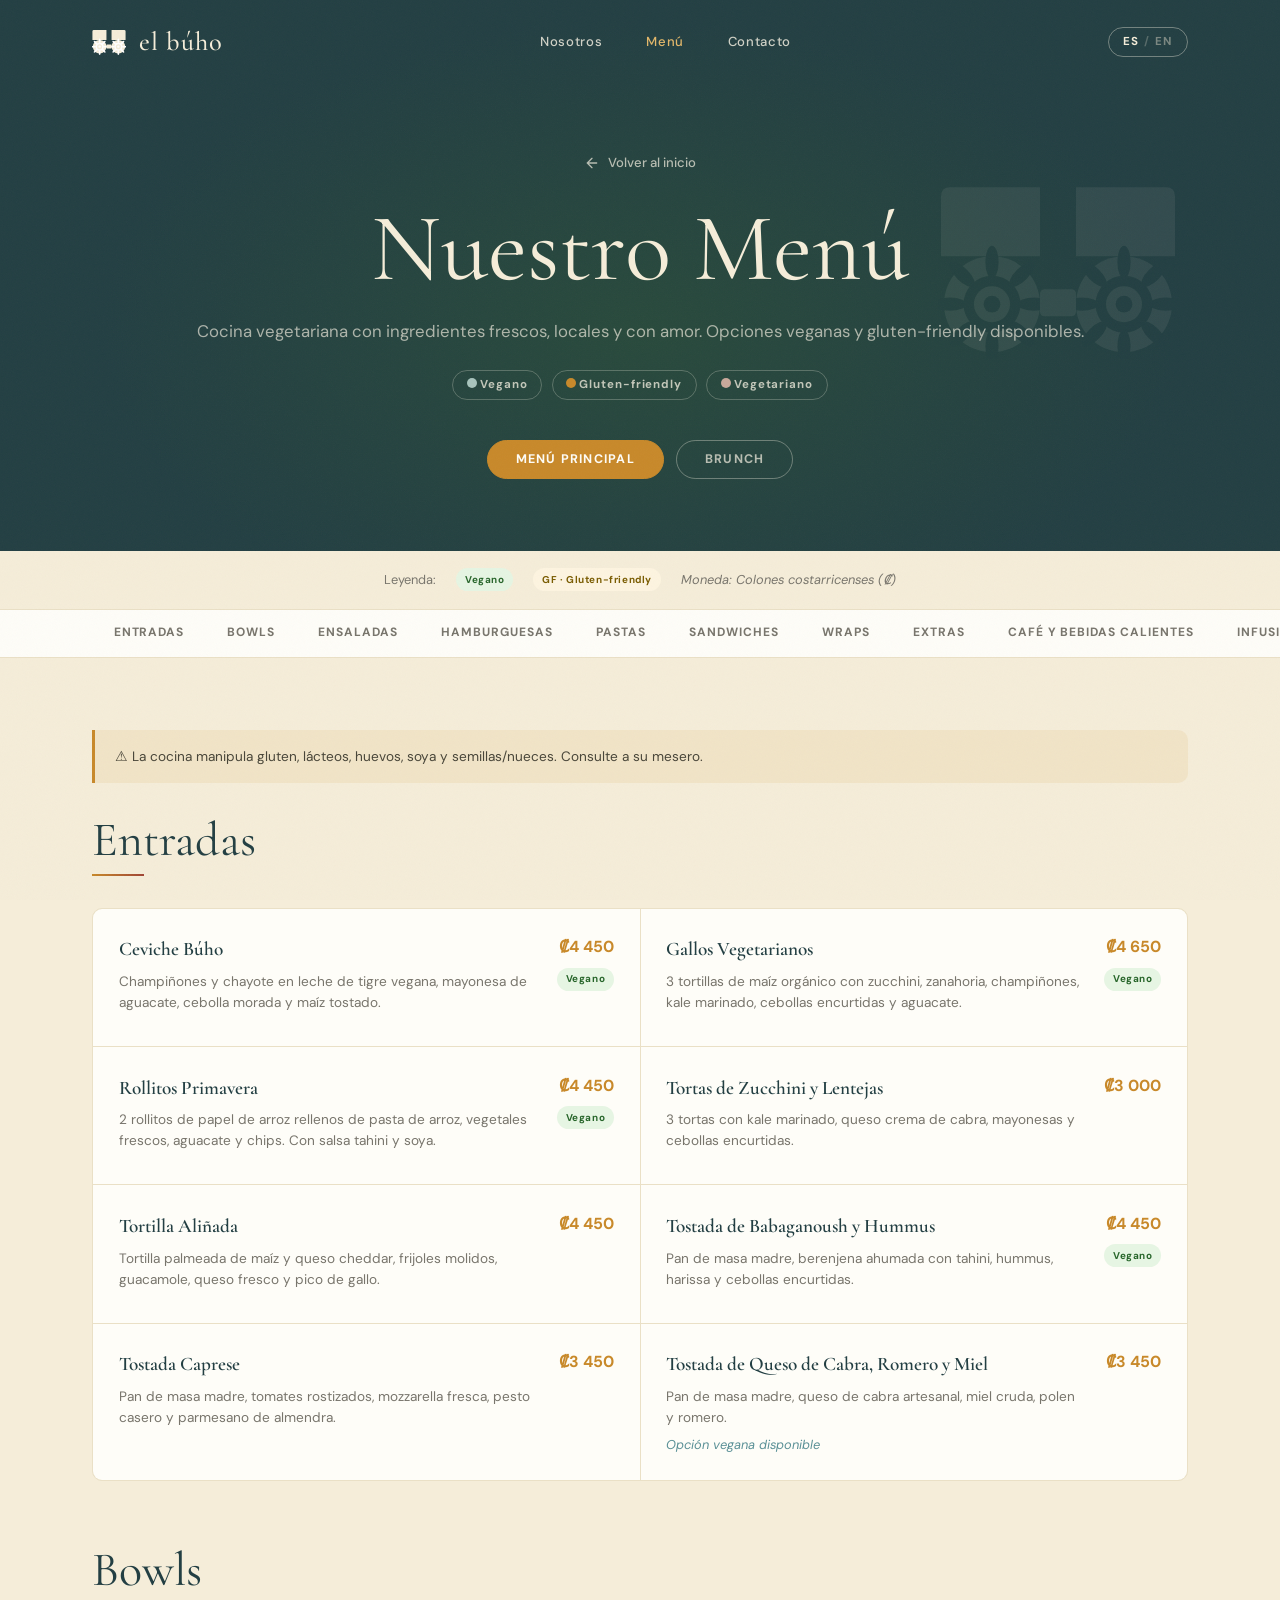
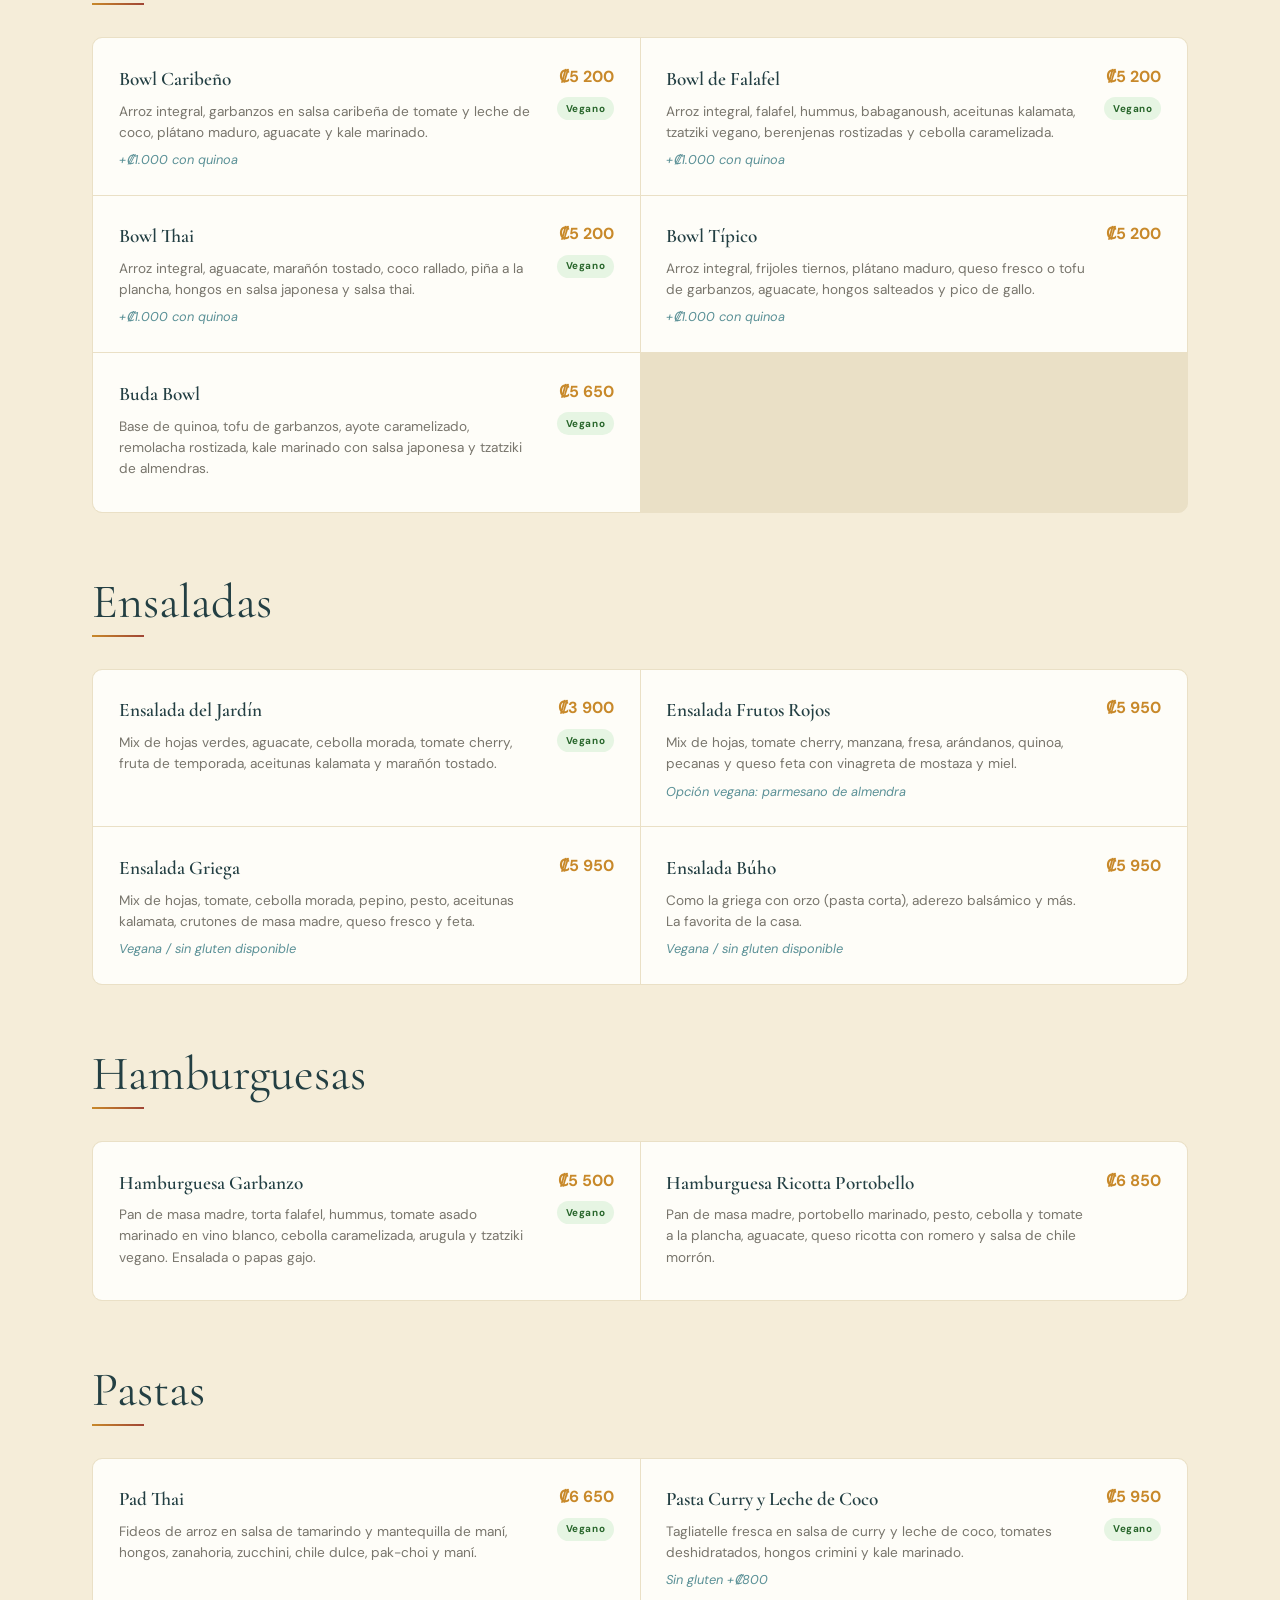
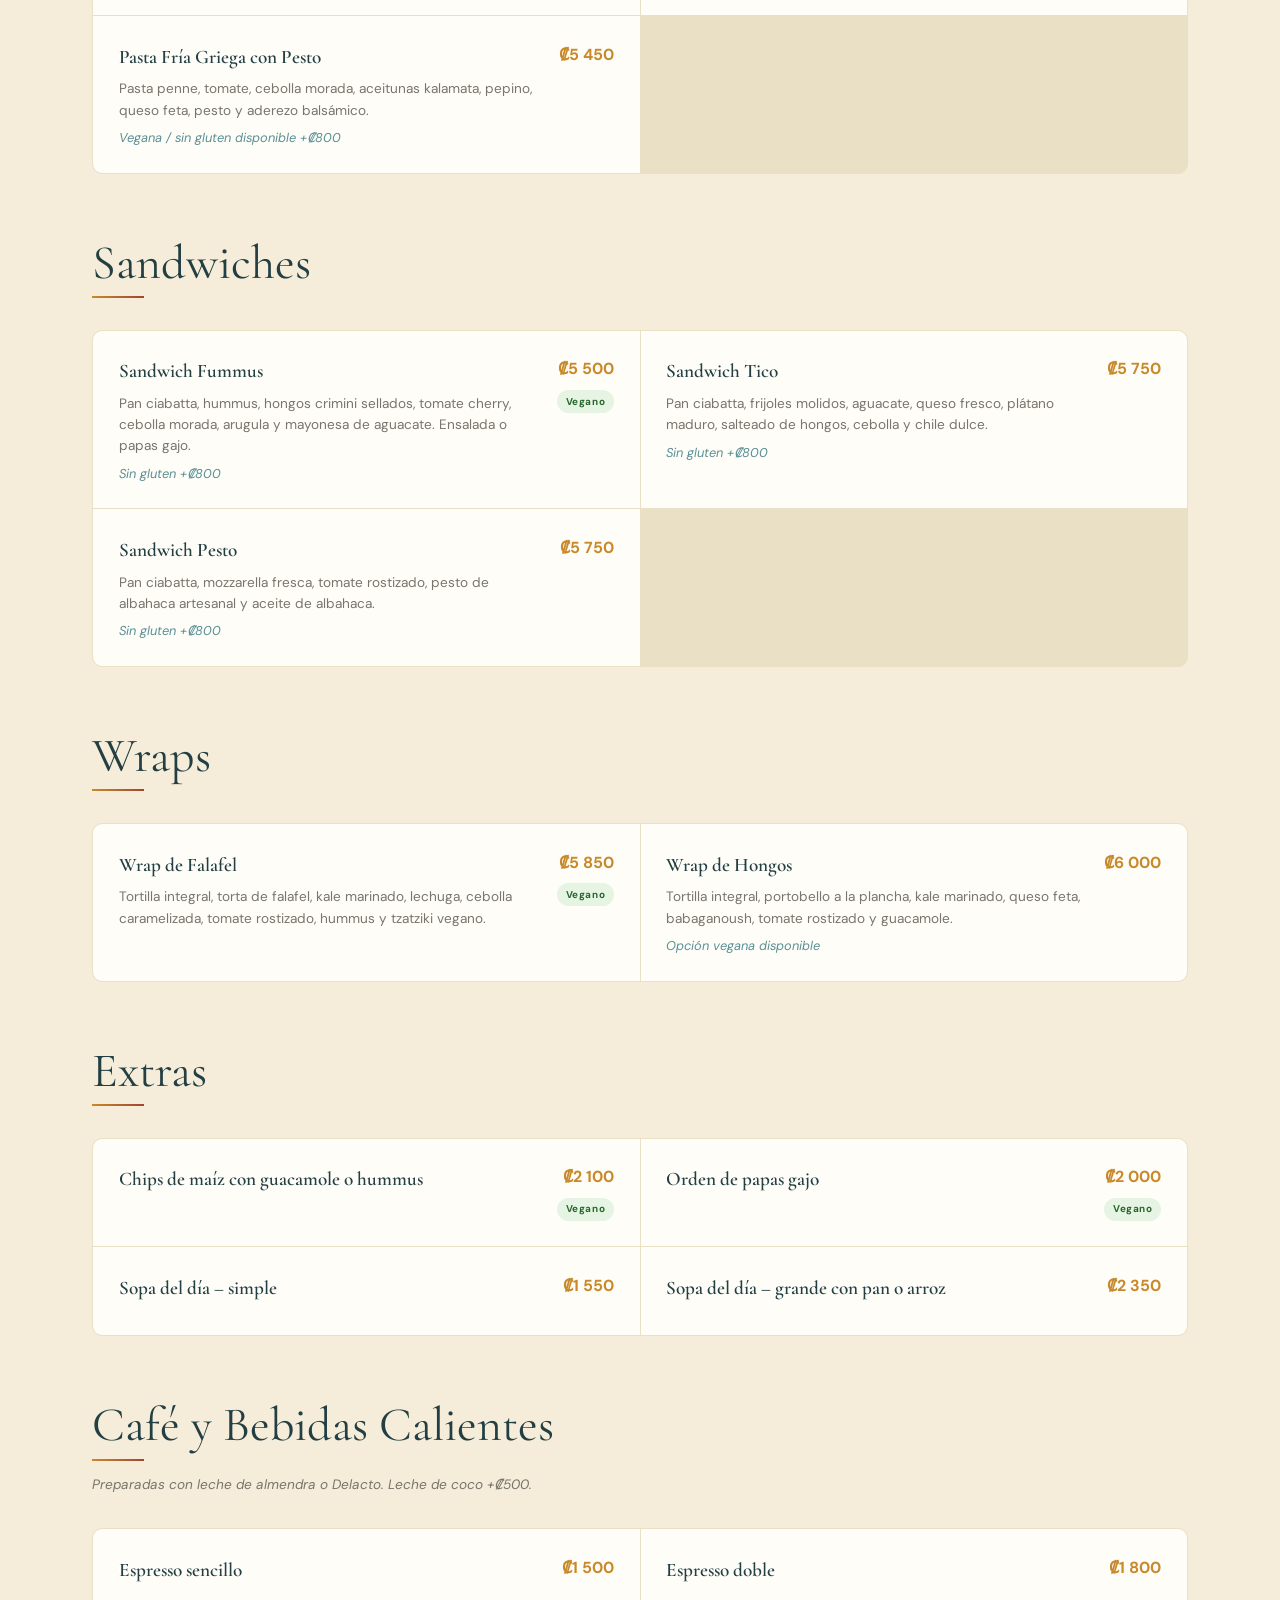
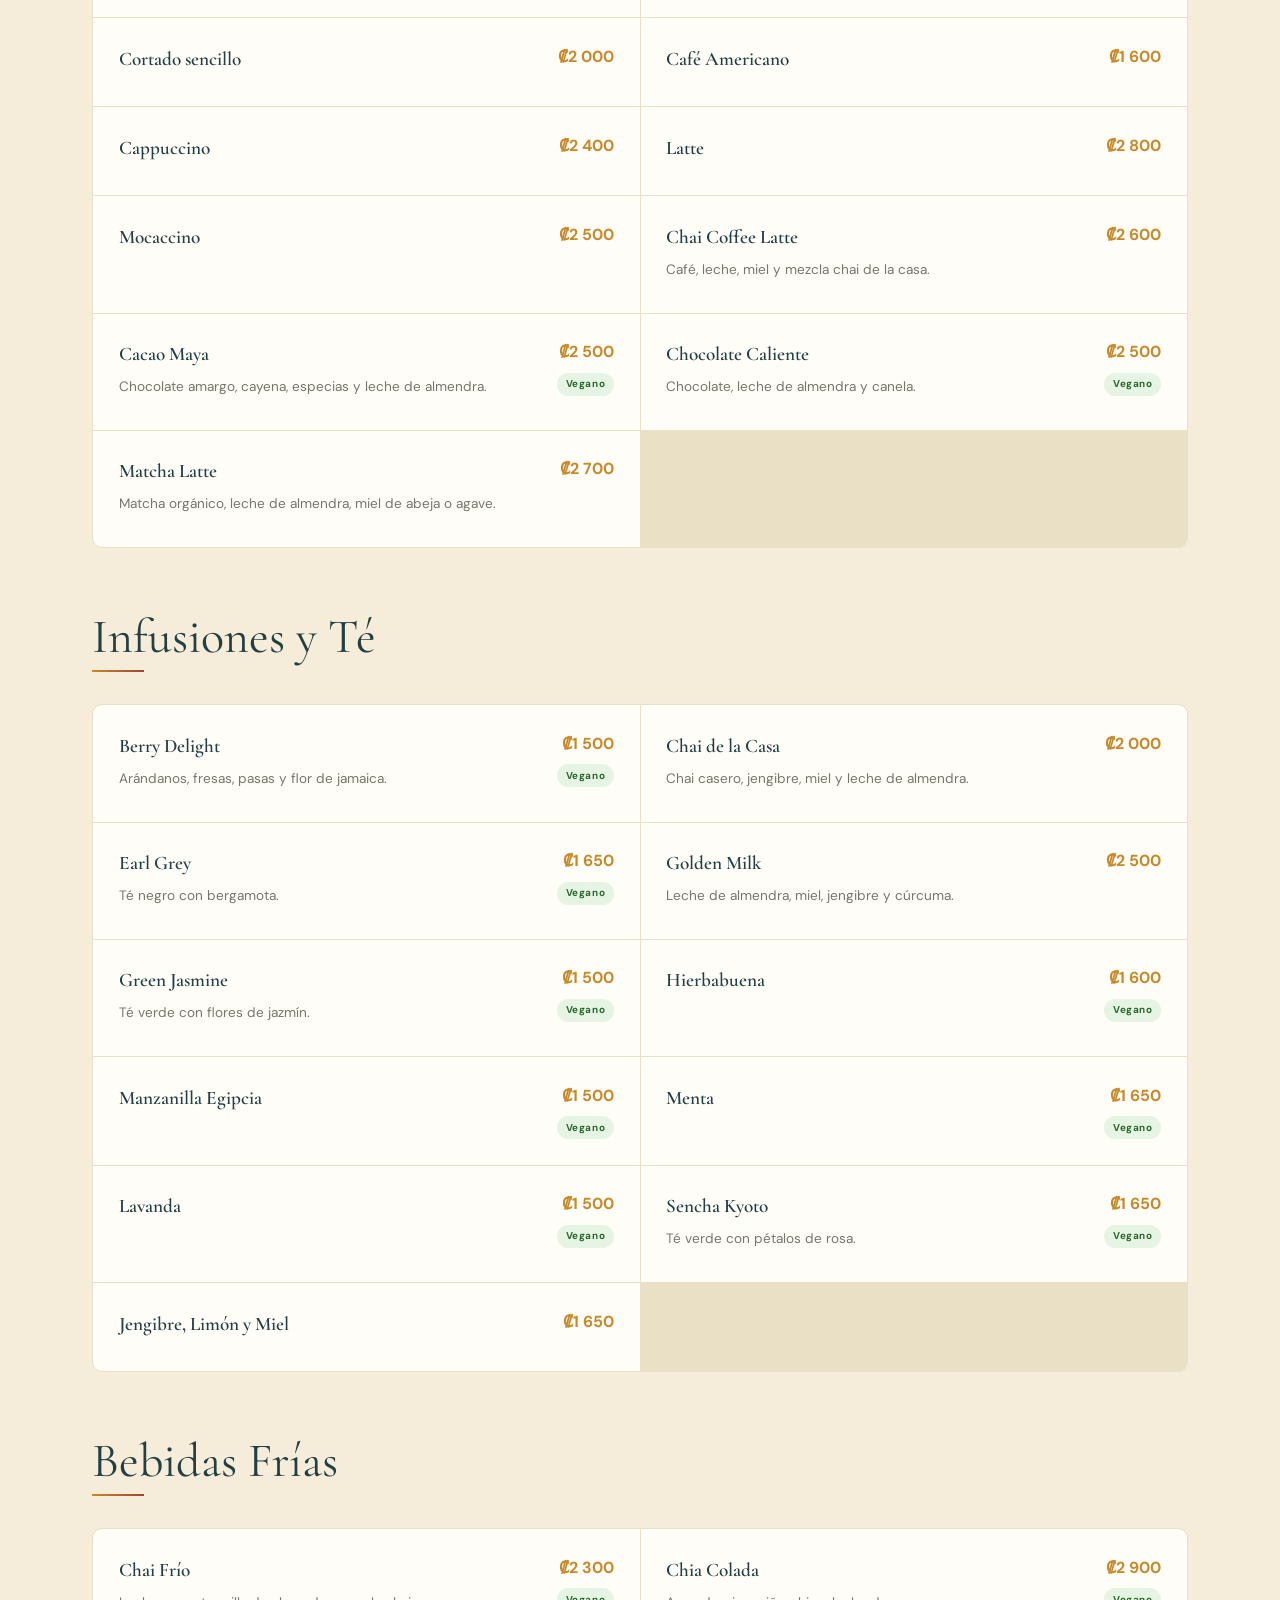
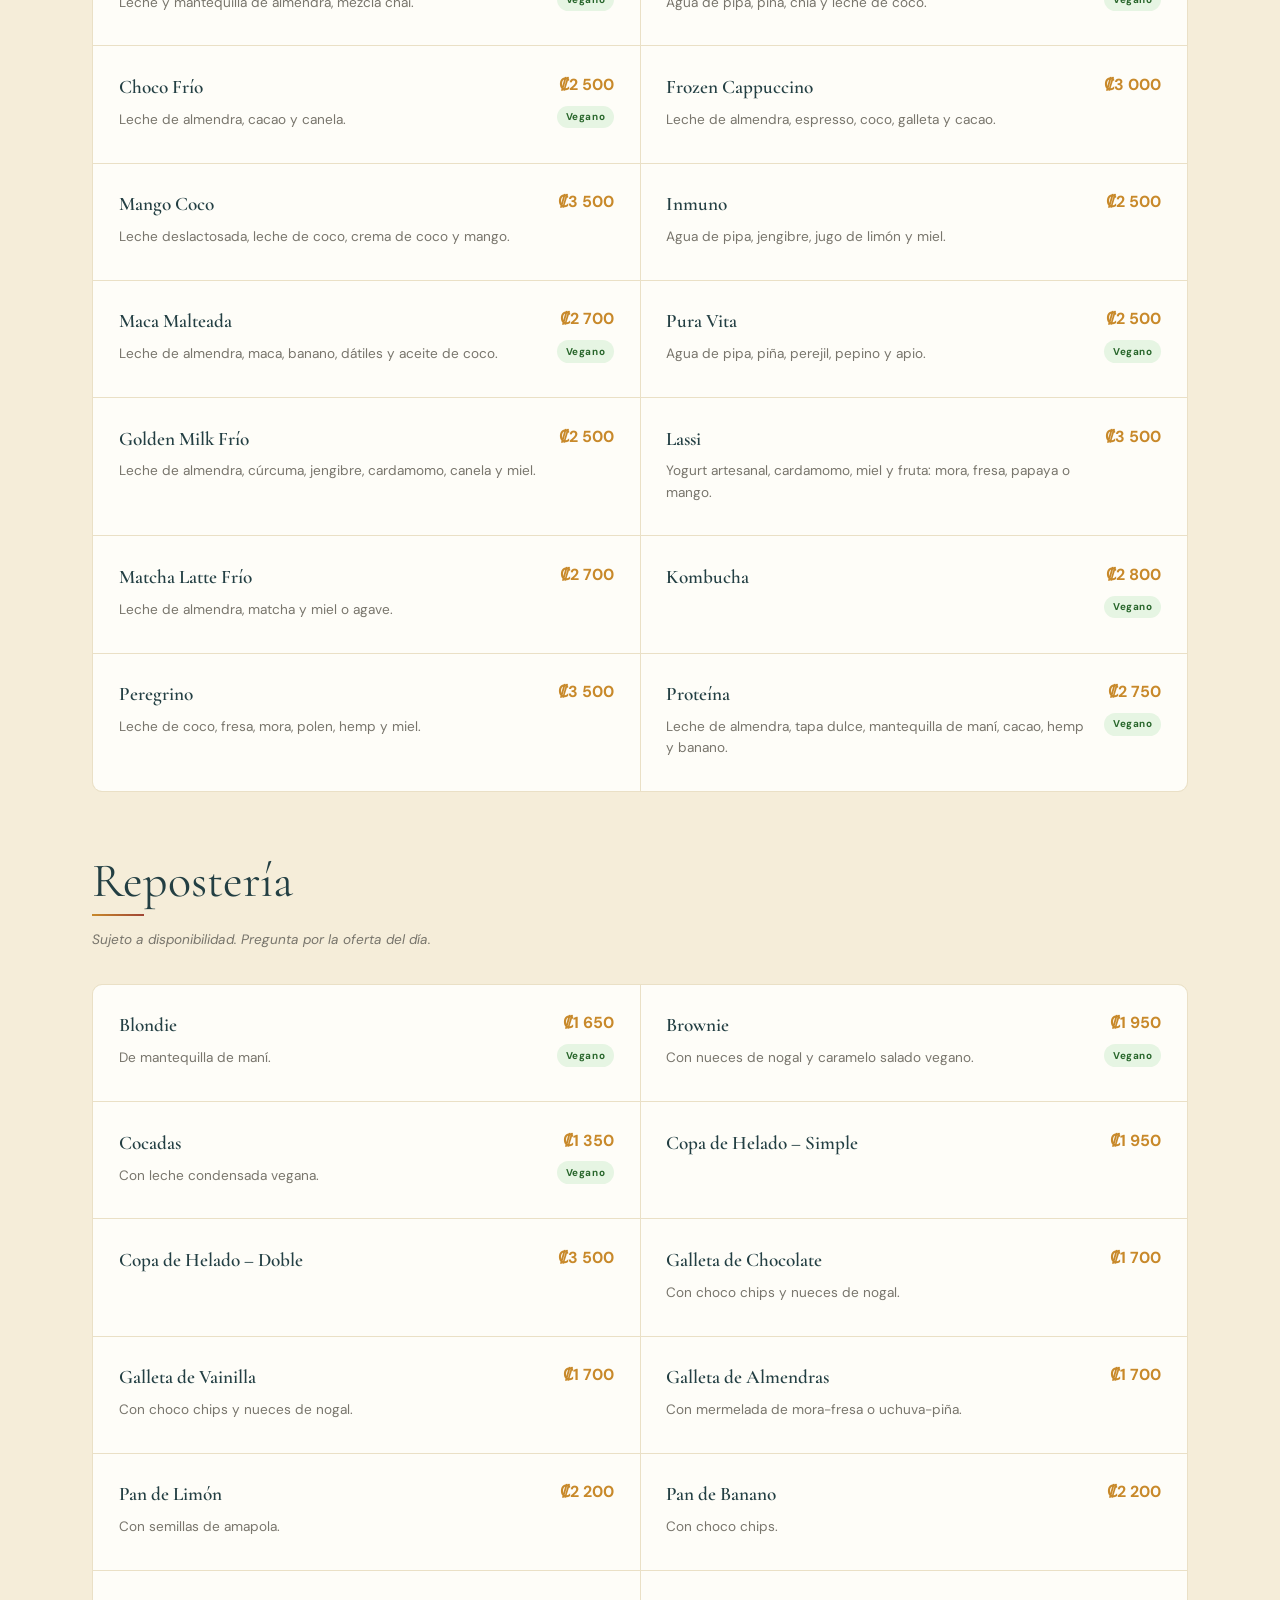
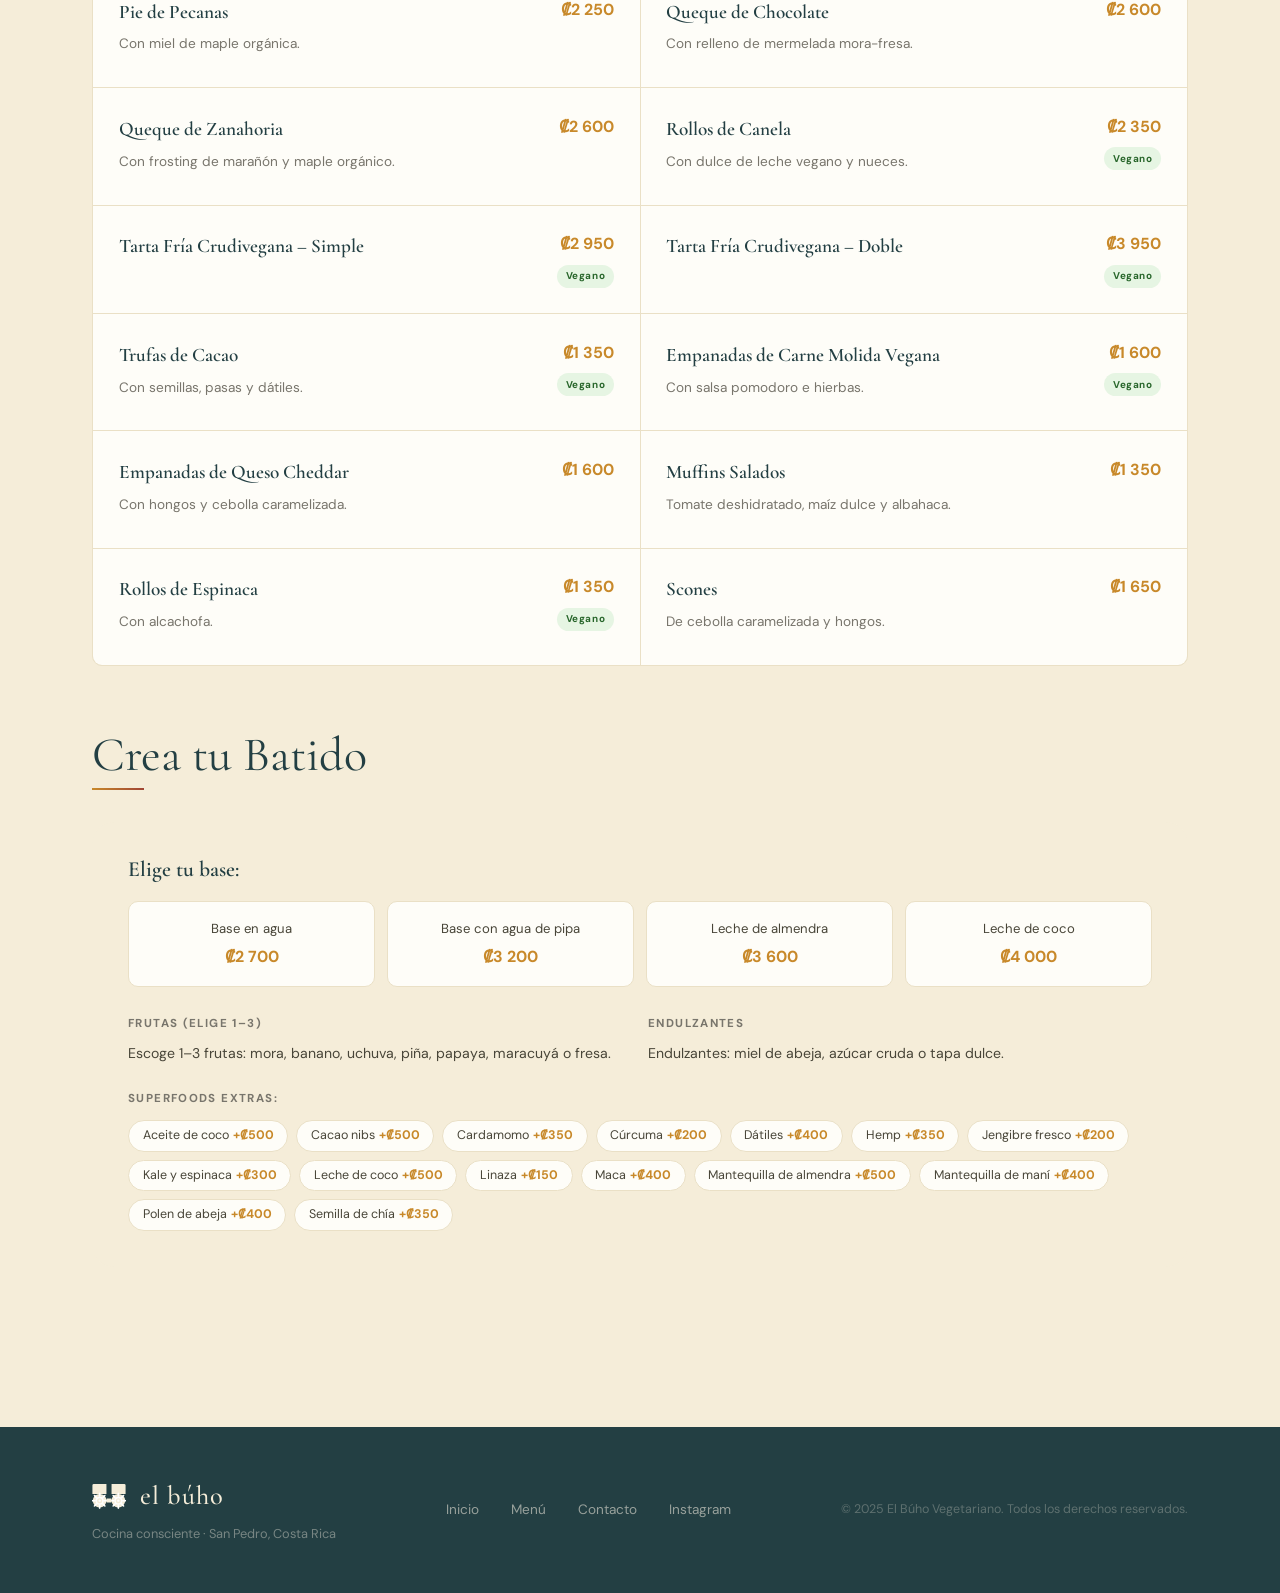
<file: menu.html>
<!DOCTYPE html>
<html lang="es">
<head>
  <meta charset="UTF-8">
  <meta name="viewport" content="width=device-width, initial-scale=1.0">
  <title>Menú — El Búho Vegetariano · San Pedro, Costa Rica</title>
  <meta name="description" content="Menú completo de El Búho: bowls, ensaladas, hamburguesas, pastas, sandwiches, wraps, batidos, café, repostería y brunch. Opciones veganas y gluten-friendly.">
  <link rel="preconnect" href="https://fonts.googleapis.com">
  <link rel="preconnect" href="https://fonts.gstatic.com" crossorigin>
  <link href="https://fonts.googleapis.com/css2?family=Cormorant+Garamond:ital,wght@0,300;0,400;0,500;0,600;0,700;1,300;1,400;1,600&family=DM+Sans:wght@300;400;500;600;700&display=swap" rel="stylesheet">
  <link rel="stylesheet" href="style.css">

  <style>
    /* Legend bar */
    .menu-legend {
      display: flex;
      align-items: center;
      gap: 1.25rem;
      flex-wrap: wrap;
      justify-content: center;
      padding: 1.1rem 2rem;
      background: var(--cream);
      border-bottom: 1px solid var(--cream-dark);
      font-size: 0.8rem;
      color: var(--text-soft);
    }
    .legend-item { display: flex; align-items: center; gap: 0.4rem; }

    /* Back link */
    .back-link {
      display: inline-flex;
      align-items: center;
      gap: 0.5rem;
      color: rgba(247,241,227,0.7);
      font-size: 0.82rem;
      font-weight: 500;
      margin-bottom: 1.5rem;
      transition: color 0.25s ease;
    }
    .back-link:hover { color: var(--cream); }
    .back-link svg { transition: transform 0.25s ease; }
    .back-link:hover svg { transform: translateX(-3px); }

    /* Menu hero decorative owl (smaller than index) */
    .menu-hero-owl {
      position: absolute;
      right: 8%;
      top: 50%;
      transform: translateY(-50%);
      width: min(30vh, 240px);
      opacity: 0.07;
      pointer-events: none;
    }

    /* Dietary note pill in hero */
    .diet-pills {
      display: flex;
      gap: 0.6rem;
      justify-content: center;
      margin-top: 1.5rem;
      flex-wrap: wrap;
    }
    .diet-pill {
      padding: 0.3rem 0.85rem;
      border-radius: 100px;
      font-size: 0.72rem;
      font-weight: 700;
      letter-spacing: 0.08em;
      border: 1px solid rgba(247,241,227,0.25);
      color: rgba(247,241,227,0.75);
    }

    /* Section scroll offset for sticky navs */
    .menu-section { scroll-margin-top: 145px; }

    /* Responsive cat-nav adjustments */
    @media (max-width: 600px) {
      .cat-nav-btn { padding: 0.9rem 1rem; font-size: 0.68rem; }
      .menu-tab    { padding: 0.55rem 1.2rem; font-size: 0.72rem; }
    }
  </style>
</head>
<body>

  <!-- ==================== NAVBAR ==================== -->
  <nav class="navbar" id="navbar">
    <div class="nav-container">
      <a href="index.html" class="nav-logo">
        <svg class="owl-icon" viewBox="0 0 80 58" fill="none" xmlns="http://www.w3.org/2000/svg">
          <path d="M1 24 L1 4 Q1 1 4 1 L34 1 L34 24Z" fill="currentColor"/>
          <path d="M79 24 L79 4 Q79 1 76 1 L46 1 L46 24Z" fill="currentColor"/>
          <circle cx="18" cy="40" r="16" fill="currentColor"/>
          <ellipse cx="18" cy="26" rx="2.2" ry="5.5" fill="white" transform="rotate(0,18,40)"/>
          <ellipse cx="18" cy="26" rx="2.2" ry="5.5" fill="white" transform="rotate(45,18,40)"/>
          <ellipse cx="18" cy="26" rx="2.2" ry="5.5" fill="white" transform="rotate(90,18,40)"/>
          <ellipse cx="18" cy="26" rx="2.2" ry="5.5" fill="white" transform="rotate(135,18,40)"/>
          <ellipse cx="18" cy="26" rx="2.2" ry="5.5" fill="white" transform="rotate(180,18,40)"/>
          <ellipse cx="18" cy="26" rx="2.2" ry="5.5" fill="white" transform="rotate(225,18,40)"/>
          <ellipse cx="18" cy="26" rx="2.2" ry="5.5" fill="white" transform="rotate(270,18,40)"/>
          <ellipse cx="18" cy="26" rx="2.2" ry="5.5" fill="white" transform="rotate(315,18,40)"/>
          <circle cx="18" cy="40" r="9.5" fill="white"/>
          <circle cx="18" cy="40" r="6" fill="currentColor"/>
          <circle cx="18" cy="40" r="2.8" fill="white"/>
          <circle cx="62" cy="40" r="16" fill="currentColor"/>
          <ellipse cx="62" cy="26" rx="2.2" ry="5.5" fill="white" transform="rotate(0,62,40)"/>
          <ellipse cx="62" cy="26" rx="2.2" ry="5.5" fill="white" transform="rotate(45,62,40)"/>
          <ellipse cx="62" cy="26" rx="2.2" ry="5.5" fill="white" transform="rotate(90,62,40)"/>
          <ellipse cx="62" cy="26" rx="2.2" ry="5.5" fill="white" transform="rotate(135,62,40)"/>
          <ellipse cx="62" cy="26" rx="2.2" ry="5.5" fill="white" transform="rotate(180,62,40)"/>
          <ellipse cx="62" cy="26" rx="2.2" ry="5.5" fill="white" transform="rotate(225,62,40)"/>
          <ellipse cx="62" cy="26" rx="2.2" ry="5.5" fill="white" transform="rotate(270,62,40)"/>
          <ellipse cx="62" cy="26" rx="2.2" ry="5.5" fill="white" transform="rotate(315,62,40)"/>
          <circle cx="62" cy="40" r="9.5" fill="white"/>
          <circle cx="62" cy="40" r="6" fill="currentColor"/>
          <circle cx="62" cy="40" r="2.8" fill="white"/>
          <rect x="34" y="35" width="12" height="9" rx="1.5" fill="currentColor"/>
        </svg>
        <span class="logo-text">el búho</span>
      </a>

      <div class="nav-links">
        <a href="index.html#nosotros" data-es="Nosotros"  data-en="About">Nosotros</a>
        <a href="menu.html"            data-es="Menú"      data-en="Menu" style="color:var(--gold-light)">Menú</a>
        <a href="index.html#contacto"  data-es="Contacto"  data-en="Contact">Contacto</a>
      </div>

      <div class="nav-right">
        <button class="lang-toggle" id="langToggle" aria-label="Cambiar idioma / Switch language">
          <span class="lang-opt" data-lang="es">ES</span>
          <span class="lang-divider">/</span>
          <span class="lang-opt" data-lang="en">EN</span>
        </button>
        <button class="hamburger" id="hamburger" aria-label="Abrir menú">
          <span></span><span></span><span></span>
        </button>
      </div>
    </div>
    <div class="mobile-menu" id="mobileMenu">
      <a href="index.html#nosotros" data-es="Nosotros"  data-en="About">Nosotros</a>
      <a href="menu.html"            data-es="Menú"      data-en="Menu">Menú</a>
      <a href="index.html#contacto"  data-es="Contacto"  data-en="Contact">Contacto</a>
    </div>
  </nav>

  <!-- ==================== MENU HERO ==================== -->
  <header class="menu-hero">
    <!-- Decorative background owl -->
    <div class="menu-hero-owl" aria-hidden="true">
      <svg viewBox="0 0 80 58" fill="var(--cream)" xmlns="http://www.w3.org/2000/svg">
        <path d="M1 24 L1 4 Q1 1 4 1 L34 1 L34 24Z"/>
        <path d="M79 24 L79 4 Q79 1 76 1 L46 1 L46 24Z"/>
        <circle cx="18" cy="40" r="16"/>
        <ellipse cx="18" cy="26" rx="2.2" ry="5.5" fill="var(--green-deep)" transform="rotate(0,18,40)"/>
        <ellipse cx="18" cy="26" rx="2.2" ry="5.5" fill="var(--green-deep)" transform="rotate(45,18,40)"/>
        <ellipse cx="18" cy="26" rx="2.2" ry="5.5" fill="var(--green-deep)" transform="rotate(90,18,40)"/>
        <ellipse cx="18" cy="26" rx="2.2" ry="5.5" fill="var(--green-deep)" transform="rotate(135,18,40)"/>
        <ellipse cx="18" cy="26" rx="2.2" ry="5.5" fill="var(--green-deep)" transform="rotate(180,18,40)"/>
        <ellipse cx="18" cy="26" rx="2.2" ry="5.5" fill="var(--green-deep)" transform="rotate(225,18,40)"/>
        <ellipse cx="18" cy="26" rx="2.2" ry="5.5" fill="var(--green-deep)" transform="rotate(270,18,40)"/>
        <ellipse cx="18" cy="26" rx="2.2" ry="5.5" fill="var(--green-deep)" transform="rotate(315,18,40)"/>
        <circle cx="18" cy="40" r="9.5" fill="var(--green-deep)"/>
        <circle cx="18" cy="40" r="6"/>
        <circle cx="18" cy="40" r="2.8" fill="var(--green-deep)"/>
        <circle cx="62" cy="40" r="16"/>
        <ellipse cx="62" cy="26" rx="2.2" ry="5.5" fill="var(--green-deep)" transform="rotate(0,62,40)"/>
        <ellipse cx="62" cy="26" rx="2.2" ry="5.5" fill="var(--green-deep)" transform="rotate(45,62,40)"/>
        <ellipse cx="62" cy="26" rx="2.2" ry="5.5" fill="var(--green-deep)" transform="rotate(90,62,40)"/>
        <ellipse cx="62" cy="26" rx="2.2" ry="5.5" fill="var(--green-deep)" transform="rotate(135,62,40)"/>
        <ellipse cx="62" cy="26" rx="2.2" ry="5.5" fill="var(--green-deep)" transform="rotate(180,62,40)"/>
        <ellipse cx="62" cy="26" rx="2.2" ry="5.5" fill="var(--green-deep)" transform="rotate(225,62,40)"/>
        <ellipse cx="62" cy="26" rx="2.2" ry="5.5" fill="var(--green-deep)" transform="rotate(270,62,40)"/>
        <ellipse cx="62" cy="26" rx="2.2" ry="5.5" fill="var(--green-deep)" transform="rotate(315,62,40)"/>
        <circle cx="62" cy="40" r="9.5" fill="var(--green-deep)"/>
        <circle cx="62" cy="40" r="6"/>
        <circle cx="62" cy="40" r="2.8" fill="var(--green-deep)"/>
        <rect x="34" y="35" width="12" height="9" rx="1.5"/>
      </svg>
    </div>

    <div class="menu-hero-inner container">
      <a href="index.html" class="back-link">
        <svg width="16" height="16" viewBox="0 0 24 24" fill="none" stroke="currentColor" stroke-width="2" stroke-linecap="round"><path d="M19 12H5M12 5l-7 7 7 7"/></svg>
        <span data-es="Volver al inicio" data-en="Back to home">Volver al inicio</span>
      </a>

      <h1 data-es="Nuestro Menú" data-en="Our Menu">Nuestro Menú</h1>
      <p data-es="Cocina vegetariana con ingredientes frescos, locales y con amor. Opciones veganas y gluten-friendly disponibles."
         data-en="Vegetarian cuisine with fresh, local ingredients and love. Vegan and gluten-friendly options available.">
        Cocina vegetariana con ingredientes frescos, locales y con amor. Opciones veganas y gluten-friendly disponibles.
      </p>

      <!-- Diet legend pills -->
      <div class="diet-pills">
        <span class="diet-pill"><span style="display:inline-block;width:10px;height:10px;background:var(--sage);border-radius:50%;margin-right:3px"></span><span data-es="Vegano" data-en="Vegan">Vegano</span></span>
        <span class="diet-pill"><span style="display:inline-block;width:10px;height:10px;background:var(--gold);border-radius:50%;margin-right:3px"></span><span data-es="Gluten-friendly" data-en="Gluten-friendly">Gluten-friendly</span></span>
        <span class="diet-pill"><span style="display:inline-block;width:10px;height:10px;background:var(--dusty-rose);border-radius:50%;margin-right:3px"></span><span data-es="Vegetariano" data-en="Vegetarian">Vegetariano</span></span>
      </div>

      <!-- Main / Brunch tabs -->
      <div class="menu-hero-tabs">
        <button class="menu-tab active" data-tab="principal"
                data-es="Menú Principal" data-en="Main Menu">Menú Principal</button>
        <button class="menu-tab" data-tab="brunch"
                data-es="Brunch" data-en="Brunch">Brunch</button>
      </div>
    </div>
  </header>

  <!-- ==================== DIET LEGEND ==================== -->
  <div class="menu-legend">
    <span data-es="Leyenda:" data-en="Legend:">Leyenda:</span>
    <span class="legend-item"><span class="tag tag-vegan" data-es="Vegano" data-en="Vegan">Vegano</span></span>
    <span class="legend-item"><span class="tag tag-gf"    data-es="GF · Gluten-friendly" data-en="GF · Gluten-friendly">GF · Gluten-friendly</span></span>
    <span class="legend-item" style="color:var(--text-soft); font-style:italic;"
          data-es="Moneda: Colones costarricenses (₡)"
          data-en="Currency: Costa Rican Colones (₡)">Moneda: Colones costarricenses (₡)</span>
  </div>

  <!-- ==================== STICKY CATEGORY NAV ==================== -->
  <div class="cat-nav" id="catNavWrap">
    <div class="cat-nav-inner" id="catNav">
      <!-- Populated by script.js -->
    </div>
  </div>

  <!-- ==================== MENU BODY ==================== -->
  <main class="menu-body">
    <div class="container">
      <div id="menuBody">
        <!-- Populated by script.js renderMenu() -->
        <p style="text-align:center;padding:4rem 0;color:var(--text-soft);"
           data-es="Cargando menú…" data-en="Loading menu…">Cargando menú…</p>
      </div>
    </div>
  </main>

  <!-- ==================== FOOTER ==================== -->
  <footer>
    <div class="container">
      <div class="footer-inner">
        <div>
          <div class="footer-brand">
            <svg class="owl-icon" viewBox="0 0 80 58" fill="none" xmlns="http://www.w3.org/2000/svg">
          <path d="M1 24 L1 4 Q1 1 4 1 L34 1 L34 24Z" fill="currentColor"/>
          <path d="M79 24 L79 4 Q79 1 76 1 L46 1 L46 24Z" fill="currentColor"/>
          <circle cx="18" cy="40" r="16" fill="currentColor"/>
          <ellipse cx="18" cy="26" rx="2.2" ry="5.5" fill="white" transform="rotate(0,18,40)"/>
          <ellipse cx="18" cy="26" rx="2.2" ry="5.5" fill="white" transform="rotate(45,18,40)"/>
          <ellipse cx="18" cy="26" rx="2.2" ry="5.5" fill="white" transform="rotate(90,18,40)"/>
          <ellipse cx="18" cy="26" rx="2.2" ry="5.5" fill="white" transform="rotate(135,18,40)"/>
          <ellipse cx="18" cy="26" rx="2.2" ry="5.5" fill="white" transform="rotate(180,18,40)"/>
          <ellipse cx="18" cy="26" rx="2.2" ry="5.5" fill="white" transform="rotate(225,18,40)"/>
          <ellipse cx="18" cy="26" rx="2.2" ry="5.5" fill="white" transform="rotate(270,18,40)"/>
          <ellipse cx="18" cy="26" rx="2.2" ry="5.5" fill="white" transform="rotate(315,18,40)"/>
          <circle cx="18" cy="40" r="9.5" fill="white"/>
          <circle cx="18" cy="40" r="6" fill="currentColor"/>
          <circle cx="18" cy="40" r="2.8" fill="white"/>
          <circle cx="62" cy="40" r="16" fill="currentColor"/>
          <ellipse cx="62" cy="26" rx="2.2" ry="5.5" fill="white" transform="rotate(0,62,40)"/>
          <ellipse cx="62" cy="26" rx="2.2" ry="5.5" fill="white" transform="rotate(45,62,40)"/>
          <ellipse cx="62" cy="26" rx="2.2" ry="5.5" fill="white" transform="rotate(90,62,40)"/>
          <ellipse cx="62" cy="26" rx="2.2" ry="5.5" fill="white" transform="rotate(135,62,40)"/>
          <ellipse cx="62" cy="26" rx="2.2" ry="5.5" fill="white" transform="rotate(180,62,40)"/>
          <ellipse cx="62" cy="26" rx="2.2" ry="5.5" fill="white" transform="rotate(225,62,40)"/>
          <ellipse cx="62" cy="26" rx="2.2" ry="5.5" fill="white" transform="rotate(270,62,40)"/>
          <ellipse cx="62" cy="26" rx="2.2" ry="5.5" fill="white" transform="rotate(315,62,40)"/>
          <circle cx="62" cy="40" r="9.5" fill="white"/>
          <circle cx="62" cy="40" r="6" fill="currentColor"/>
          <circle cx="62" cy="40" r="2.8" fill="white"/>
          <rect x="34" y="35" width="12" height="9" rx="1.5" fill="currentColor"/>
        </svg>
            <span class="logo-text">el búho</span>
          </div>
          <p class="footer-tagline"
             data-es="Cocina consciente · San Pedro, Costa Rica"
             data-en="Conscious cuisine · San Pedro, Costa Rica">
            Cocina consciente · San Pedro, Costa Rica
          </p>
        </div>

        <nav class="footer-links">
          <a href="index.html"           data-es="Inicio"   data-en="Home">Inicio</a>
          <a href="menu.html"            data-es="Menú"     data-en="Menu">Menú</a>
          <a href="index.html#contacto"  data-es="Contacto" data-en="Contact">Contacto</a>
          <a href="https://www.instagram.com/buho.rest/" target="_blank">Instagram</a>
        </nav>

        <p class="footer-copy"
           data-es="© 2025 El Búho Vegetariano. Todos los derechos reservados."
           data-en="© 2025 El Búho Vegetariano. All rights reserved.">
          © 2025 El Búho Vegetariano. Todos los derechos reservados.
        </p>
      </div>
    </div>
  </footer>

  <script src="script.js"></script>
</body>
</html>
</file>
<file: style.css>
/* =============================================
   EL BÚHO — Restaurante Vegetariano
   Stylesheet · San Pedro, Costa Rica
   ============================================= */

/* === VARIABLES === */
:root {
  /* Brand palette from buho.rest Instagram */
  --cream:        #F5EDD9;   /* warm ivory */
  --cream-dark:   #EAE0C6;
  --cream-deeper: #D8CDB0;
  --green-deep:   #233F43;   /* brand dark teal (primary) */
  --green-rich:   #2B4A4E;   /* main teal */
  --green-mid:    #3A686D;
  --green-soft:   #5A9096;
  --gold:         #C8892A;   /* warm amber accent */
  --gold-light:   #E4B86A;
  --terracotta:   #A04535;   /* brand terracotta */
  --sage:         #A8C4BC;   /* brand sage/mint */
  --dusty-rose:   #C9A99B;   /* brand dusty rose */
  --text-dark:    #1A1916;
  --text-mid:     #484538;
  --text-soft:    #78756C;
  --white:        #FEFDF8;

  --font-display: 'Cormorant Garamond', Georgia, 'Times New Roman', serif;
  --font-body:    'DM Sans', 'Helvetica Neue', Arial, sans-serif;

  --container: 1160px;
  --radius:    10px;
  --radius-lg: 22px;

  --shadow:    0 4px 24px rgba(35, 63, 67, 0.10);
  --shadow-md: 0 12px 48px rgba(35, 63, 67, 0.15);
  --shadow-lg: 0 32px 80px rgba(35, 63, 67, 0.20);

  --ease:     cubic-bezier(0.4, 0, 0.2, 1);
  --duration: 0.32s;
}

/* === RESET === */
*, *::before, *::after { box-sizing: border-box; margin: 0; padding: 0; }
html { scroll-behavior: smooth; font-size: 16px; }
body {
  font-family: var(--font-body);
  background: var(--cream);
  color: var(--text-dark);
  line-height: 1.6;
  overflow-x: hidden;
}
img { max-width: 100%; display: block; }
a { text-decoration: none; color: inherit; }
button { cursor: pointer; border: none; background: none; font-family: inherit; }
ul, ol { list-style: none; }

/* === GRAIN TEXTURE (organic warmth) === */
body::after {
  content: '';
  position: fixed;
  inset: 0;
  z-index: 9999;
  pointer-events: none;
  opacity: 0.032;
  background-image: url("data:image/svg+xml,%3Csvg viewBox='0 0 256 256' xmlns='http://www.w3.org/2000/svg'%3E%3Cfilter id='n'%3E%3CfeTurbulence type='fractalNoise' baseFrequency='0.85' numOctaves='4' stitchTiles='stitch'/%3E%3C/filter%3E%3Crect width='100%25' height='100%25' filter='url(%23n)'/%3E%3C/svg%3E");
  background-size: 180px;
}

/* === TYPOGRAPHY === */
h1, h2, h3, h4 { font-family: var(--font-display); line-height: 1.08; }
h1 { font-size: clamp(3.4rem, 7.5vw, 6.5rem); font-weight: 400; }
h2 { font-size: clamp(2.4rem, 4.5vw, 4rem);   font-weight: 400; }
h3 { font-size: clamp(1.5rem, 3vw, 2.2rem);    font-weight: 500; }
h4 { font-size: 1.2rem; font-weight: 600; }
em { font-style: italic; }
p  { font-size: 1.05rem; color: var(--text-mid); line-height: 1.75; }

/* === UTILITIES === */
.container { max-width: var(--container); margin: 0 auto; padding: 0 2rem; }
.section    { padding: 7rem 0; }
.section-label {
  font-family: var(--font-body);
  font-size: 0.72rem;
  font-weight: 600;
  letter-spacing: 0.22em;
  text-transform: uppercase;
  color: var(--gold);
}
.section-title { margin-top: 0.6rem; color: var(--green-deep); }
.text-cream { color: var(--cream); }

/* === BUTTONS === */
.btn {
  display: inline-flex;
  align-items: center;
  gap: 0.5rem;
  padding: 0.9rem 2.1rem;
  border-radius: 5px;
  font-family: var(--font-body);
  font-size: 0.8rem;
  font-weight: 700;
  letter-spacing: 0.12em;
  text-transform: uppercase;
  transition: all var(--duration) var(--ease);
}
.btn-primary  { background: var(--gold); color: var(--white); }
.btn-primary:hover  { background: #b07d22; transform: translateY(-2px); box-shadow: var(--shadow); }
.btn-ghost   { background: transparent; color: var(--cream); border: 1.5px solid rgba(247,241,227,0.45); }
.btn-ghost:hover   { border-color: var(--cream); background: rgba(247,241,227,0.08); }
.btn-outline { background: transparent; color: var(--green-deep); border: 1.5px solid var(--green-deep); }
.btn-outline:hover { background: var(--green-deep); color: var(--cream); }

/* === NAVBAR === */
.navbar {
  position: fixed;
  top: 0; left: 0; right: 0;
  z-index: 1000;
  transition: background var(--duration) var(--ease), box-shadow var(--duration) var(--ease);
}
.navbar.scrolled {
  background: var(--green-rich);
  box-shadow: 0 2px 24px rgba(27,51,32,0.22);
}
.nav-container {
  display: flex;
  align-items: center;
  justify-content: space-between;
  max-width: var(--container);
  margin: 0 auto;
  padding: 1.3rem 2rem;
}
.nav-logo {
  display: flex;
  align-items: center;
  gap: 0.8rem;
  color: var(--cream);
}
.owl-icon { width: 34px; height: 34px; flex-shrink: 0; }
.logo-text {
  font-family: var(--font-display);
  font-size: 1.65rem;
  font-weight: 500;
  letter-spacing: 0.04em;
  color: var(--cream);
}
.nav-links {
  display: flex;
  align-items: center;
  gap: 2.75rem;
}
.nav-links a {
  color: rgba(247,241,227,0.82);
  font-size: 0.82rem;
  font-weight: 500;
  letter-spacing: 0.05em;
  transition: color var(--duration) var(--ease);
}
.nav-links a:hover { color: var(--cream); }
.nav-right {
  display: flex;
  align-items: center;
  gap: 1.5rem;
}
.lang-toggle {
  display: flex;
  align-items: center;
  gap: 0.3rem;
  padding: 0.38rem 0.9rem;
  border: 1.5px solid rgba(247,241,227,0.38);
  border-radius: 100px;
  color: var(--cream);
  font-size: 0.72rem;
  font-weight: 700;
  letter-spacing: 0.1em;
  transition: all var(--duration) var(--ease);
}
.lang-toggle:hover { border-color: rgba(247,241,227,0.8); }
.lang-opt { opacity: 0.42; transition: opacity var(--duration) var(--ease); }
.lang-opt.active { opacity: 1; }
.lang-divider { opacity: 0.25; }
.hamburger {
  display: none;
  flex-direction: column;
  gap: 5px;
  width: 26px;
  padding: 3px 0;
}
.hamburger span {
  display: block;
  height: 1.5px;
  background: var(--cream);
  border-radius: 2px;
  transition: all var(--duration) var(--ease);
}
.hamburger.open span:nth-child(1) { transform: translateY(6.5px) rotate(45deg); }
.hamburger.open span:nth-child(2) { opacity: 0; }
.hamburger.open span:nth-child(3) { transform: translateY(-6.5px) rotate(-45deg); }
.mobile-menu {
  display: none;
  flex-direction: column;
  background: var(--green-deep);
  padding: 0.75rem 2rem 1.5rem;
  border-top: 1px solid rgba(247,241,227,0.1);
}
.mobile-menu.open { display: flex; }
.mobile-menu a {
  color: rgba(247,241,227,0.85);
  padding: 0.9rem 0;
  font-size: 1rem;
  font-weight: 500;
  border-bottom: 1px solid rgba(247,241,227,0.08);
  transition: color var(--duration) var(--ease);
}
.mobile-menu a:hover { color: var(--cream); }

/* === HERO === */
.hero {
  position: relative;
  min-height: 100vh;
  display: flex;
  align-items: center;
  overflow: hidden;
  background: var(--green-deep);
}
.hero-bg {
  position: absolute;
  inset: 0;
  background:
    radial-gradient(ellipse 90% 80% at 65% 45%, rgba(46,85,53,0.55) 0%, transparent 65%),
    radial-gradient(ellipse 50% 60% at 15% 80%, rgba(200,145,42,0.14) 0%, transparent 55%),
    radial-gradient(ellipse 40% 40% at 85% 15%, rgba(200,145,42,0.09) 0%, transparent 50%),
    var(--green-deep);
}
/* Decorative leaf shapes */
.hero-deco {
  position: absolute;
  inset: 0;
  overflow: hidden;
  pointer-events: none;
}
.hero-deco svg {
  position: absolute;
}
.hero-content {
  position: relative;
  z-index: 2;
  max-width: var(--container);
  margin: 0 auto;
  padding: 8rem 2rem 6rem;
  width: 100%;
  max-width: 680px;
  padding-left: clamp(2rem, 8vw, 6rem);
}
.hero-eyebrow {
  font-size: 0.72rem;
  font-weight: 700;
  letter-spacing: 0.22em;
  text-transform: uppercase;
  color: var(--gold-light);
  margin-bottom: 1.6rem;
  opacity: 0;
  animation: fadeUp 0.8s var(--ease) 0.2s forwards;
}
.hero-title {
  color: var(--cream);
  line-height: 1.02;
  margin-bottom: 1.6rem;
  opacity: 0;
  animation: fadeUp 0.85s var(--ease) 0.4s forwards;
}
.hero-title em { color: var(--gold-light); display: block; }
.hero-sub {
  font-size: 1.1rem;
  color: rgba(247,241,227,0.72);
  max-width: 440px;
  margin-bottom: 2.75rem;
  line-height: 1.75;
  opacity: 0;
  animation: fadeUp 0.85s var(--ease) 0.6s forwards;
}
.hero-ctas {
  display: flex;
  gap: 1rem;
  flex-wrap: wrap;
  opacity: 0;
  animation: fadeUp 0.85s var(--ease) 0.8s forwards;
}
.hero-owl-deco {
  position: absolute;
  right: max(-2%, calc(50% - 580px));
  top: 50%;
  transform: translateY(-50%);
  width: min(52vh, 480px);
  opacity: 0.065;
  z-index: 1;
  pointer-events: none;
  animation: fadeIn 2s var(--ease) 1s forwards;
  opacity: 0;
}
.hero-scroll {
  position: absolute;
  bottom: 2.5rem;
  left: 50%;
  transform: translateX(-50%);
  z-index: 2;
}
.hero-scroll span {
  display: block;
  width: 1px;
  height: 56px;
  background: linear-gradient(to bottom, rgba(247,241,227,0.55), transparent);
  animation: scrollPulse 2.2s ease-in-out infinite;
}

/* === ABOUT === */
.about { background: var(--white); }
.about-grid {
  display: grid;
  grid-template-columns: 1fr 1fr;
  gap: 5.5rem;
  align-items: center;
}
.about-pill {
  display: inline-flex;
  align-items: center;
  gap: 0.5rem;
  padding: 0.38rem 1rem;
  border: 1px solid rgba(46,85,53,0.3);
  border-radius: 100px;
  font-size: 0.7rem;
  letter-spacing: 0.16em;
  text-transform: uppercase;
  color: var(--green-mid);
  margin-bottom: 1.6rem;
  font-weight: 700;
}
.about-text h2 { color: var(--green-deep); margin-bottom: 1.4rem; }
.about-text p   { margin-bottom: 1.1rem; }
.about-text p:last-of-type { margin-bottom: 2rem; }
.about-card {
  background: var(--cream);
  border-radius: var(--radius-lg);
  padding: 3rem;
  position: relative;
  overflow: hidden;
}
.about-card::before {
  content: '';
  position: absolute;
  top: 0; left: 0; right: 0;
  height: 3px;
  background: linear-gradient(90deg, var(--gold), var(--terracotta));
}
.about-values {
  display: grid;
  grid-template-columns: 1fr 1fr;
  gap: 1.75rem;
  margin-top: 0.5rem;
}
.about-value { display: flex; flex-direction: column; gap: 0.4rem; }
.about-value-icon { font-size: 1.8rem; display: flex; align-items: center; margin-bottom: 0.1rem; }
.about-value h4 {
  font-family: var(--font-display);
  font-size: 1.2rem;
  color: var(--green-deep);
}
.about-value p { font-size: 0.88rem; }

/* === HIGHLIGHTS === */
.highlights {
  background: var(--green-deep);
  padding: 5.5rem 0;
}
.highlights-header {
  text-align: center;
  margin-bottom: 3.5rem;
}
.highlights-header .section-label { color: var(--gold-light); }
.highlights-header .section-title { color: var(--cream); }
.highlights-grid {
  display: grid;
  grid-template-columns: repeat(3, 1fr);
  gap: 1px;
  background: rgba(247,241,227,0.1);
  border: 1px solid rgba(247,241,227,0.1);
  border-radius: var(--radius-lg);
  overflow: hidden;
}
.highlight-item {
  padding: 2.25rem 2rem;
  background: rgba(27,51,32,0.55);
  transition: background var(--duration) var(--ease);
}
.highlight-item:hover { background: rgba(46,85,53,0.7); }
.highlight-icon { font-size: 2rem; margin-bottom: 1rem; display: flex; align-items: center; }
.highlight-title {
  font-family: var(--font-display);
  font-size: 1.3rem;
  color: var(--cream);
  font-weight: 500;
  margin-bottom: 0.5rem;
}
.highlight-desc {
  font-size: 0.88rem;
  color: rgba(247,241,227,0.6);
  line-height: 1.6;
}

/* === FEATURED DISHES === */
.featured { background: var(--cream-dark); overflow: hidden; }
.featured-header {
  display: flex;
  align-items: flex-end;
  justify-content: space-between;
  gap: 1.5rem;
  margin-bottom: 2.75rem;
  flex-wrap: wrap;
}
.dishes-track {
  display: flex;
  gap: 1.5rem;
  overflow-x: auto;
  padding-bottom: 1rem;
  scroll-snap-type: x mandatory;
  -webkit-overflow-scrolling: touch;
  scrollbar-width: none;
  cursor: grab;
}
.dishes-track::-webkit-scrollbar { display: none; }
.dish-card {
  flex: 0 0 290px;
  background: var(--white);
  border-radius: var(--radius-lg);
  overflow: hidden;
  scroll-snap-align: start;
  transition: transform var(--duration) var(--ease), box-shadow var(--duration) var(--ease);
  box-shadow: var(--shadow);
}
.dish-card:hover { transform: translateY(-6px); box-shadow: var(--shadow-md); }
.dish-img {
  height: 195px;
  position: relative;
  overflow: hidden;
}
.dish-img-bg {
  width: 100%; height: 100%;
  object-fit: cover;
  transition: transform 0.55s var(--ease);
  background: var(--cream-deeper);
}
.dish-card:hover .dish-img-bg { transform: scale(1.06); }
.dish-badge {
  position: absolute;
  top: 0.75rem; left: 0.75rem;
  padding: 0.25rem 0.75rem;
  border-radius: 100px;
  font-size: 0.65rem;
  font-weight: 700;
  letter-spacing: 0.08em;
  text-transform: uppercase;
}
.dish-badge.green  { background: var(--green-deep); color: var(--cream); }
.dish-badge.gold   { background: var(--gold); color: var(--white); }
.dish-info { padding: 1.5rem; }
.dish-info h4 {
  font-family: var(--font-display);
  font-size: 1.35rem;
  color: var(--green-deep);
  margin-bottom: 0.45rem;
}
.dish-info p { font-size: 0.86rem; color: var(--text-soft); margin-bottom: 1rem; line-height: 1.55; }
.dish-footer {
  display: flex;
  align-items: center;
  justify-content: space-between;
}
.dish-price  { font-size: 1.05rem; font-weight: 700; color: var(--gold); }
.dish-tags   { display: flex; gap: 0.3rem; }
.tag {
  font-size: 0.62rem;
  padding: 0.22rem 0.55rem;
  border-radius: 100px;
  font-weight: 700;
  letter-spacing: 0.06em;
}
.tag-vegan { background: #E6F5E3; color: #27652A; }
.tag-gf    { background: #FDF4E0; color: #7A5C00; }
.tag-veg   { background: #E8F0FF; color: #2A3D8A; }

/* === CONTACT === */
.contact { background: var(--white); }
.contact-grid {
  display: grid;
  grid-template-columns: 1fr 1fr;
  gap: 5rem;
  align-items: start;
}
.contact-info h2 { color: var(--green-deep); margin-bottom: 2.25rem; }
.contact-detail  { display: flex; gap: 1rem; margin-bottom: 1.75rem; align-items: flex-start; }
.contact-icon {
  width: 42px; height: 42px;
  border-radius: var(--radius);
  background: var(--cream);
  display: flex;
  align-items: center;
  justify-content: center;
  font-size: 1.2rem;
  flex-shrink: 0;
  border: 1px solid var(--cream-dark);
}
.contact-detail-text h4 {
  font-size: 0.7rem;
  font-weight: 700;
  letter-spacing: 0.14em;
  text-transform: uppercase;
  color: var(--text-soft);
  margin-bottom: 0.3rem;
}
.contact-detail-text p, .contact-detail-text a {
  color: var(--text-mid);
  font-size: 0.95rem;
  line-height: 1.55;
}
.contact-detail-text a:hover { color: var(--green-mid); }
.hours-table { display: grid; grid-template-columns: auto 1fr; gap: 0.28rem 1.2rem; font-size: 0.9rem; }
.hours-table .day { font-weight: 600; color: var(--text-dark); }
.hours-table .time { color: var(--text-mid); }
.social-links { display: flex; gap: 0.75rem; margin-top: 2.25rem; flex-wrap: wrap; }
.social-link {
  display: flex;
  align-items: center;
  gap: 0.5rem;
  padding: 0.55rem 1.1rem;
  border: 1.5px solid var(--cream-dark);
  border-radius: 100px;
  font-size: 0.8rem;
  font-weight: 600;
  color: var(--text-mid);
  transition: all var(--duration) var(--ease);
}
.social-link:hover { border-color: var(--green-mid); color: var(--green-mid); }
.map-wrap {
  border-radius: var(--radius-lg);
  overflow: hidden;
  box-shadow: var(--shadow-md);
  height: 480px;
  background: var(--cream-dark);
  position: sticky;
  top: 5rem;
}
.map-wrap iframe { width: 100%; height: 100%; border: 0; }

/* === FOOTER === */
footer { background: var(--green-deep); padding: 3rem 0; }
.footer-inner {
  display: flex;
  align-items: center;
  justify-content: space-between;
  flex-wrap: wrap;
  gap: 2rem;
}
.footer-brand { display: flex; align-items: center; gap: 0.85rem; color: var(--cream); }
.footer-tagline {
  font-size: 0.8rem;
  color: rgba(247,241,227,0.4);
  margin-top: 0.35rem;
}
.footer-links { display: flex; gap: 2rem; flex-wrap: wrap; }
.footer-links a {
  color: rgba(247,241,227,0.55);
  font-size: 0.85rem;
  transition: color var(--duration) var(--ease);
}
.footer-links a:hover { color: var(--cream); }
.footer-copy { font-size: 0.78rem; color: rgba(247,241,227,0.28); }

/* =============================================
   MENU PAGE
   ============================================= */
.menu-hero {
  background: var(--green-deep);
  padding: 9.5rem 0 4.5rem;
  text-align: center;
  position: relative;
  overflow: hidden;
}
.menu-hero::before {
  content: '';
  position: absolute;
  inset: 0;
  background:
    radial-gradient(ellipse 60% 80% at 50% 60%, rgba(46,85,53,0.5) 0%, transparent 70%),
    var(--green-deep);
}
.menu-hero-inner { position: relative; z-index: 2; }
.menu-hero h1    { color: var(--cream); }
.menu-hero p     { color: rgba(247,241,227,0.65); margin-top: 1rem; font-size: 1.05rem; }
.menu-hero-tabs  {
  display: flex;
  justify-content: center;
  gap: 0.75rem;
  margin-top: 2.5rem;
}
.menu-tab {
  padding: 0.65rem 1.75rem;
  border-radius: 100px;
  font-size: 0.78rem;
  font-weight: 700;
  letter-spacing: 0.1em;
  text-transform: uppercase;
  border: 1.5px solid rgba(247,241,227,0.35);
  color: rgba(247,241,227,0.7);
  cursor: pointer;
  transition: all var(--duration) var(--ease);
}
.menu-tab.active, .menu-tab:hover {
  background: var(--gold);
  border-color: var(--gold);
  color: var(--white);
}

/* Category jump nav */
.cat-nav {
  background: var(--white);
  border-bottom: 1px solid var(--cream-dark);
  position: sticky;
  top: 68px;
  z-index: 100;
  overflow-x: auto;
  scrollbar-width: none;
}
.cat-nav::-webkit-scrollbar { display: none; }
.cat-nav-inner {
  display: flex;
  max-width: var(--container);
  margin: 0 auto;
  padding: 0 2rem;
  gap: 0;
}
.cat-nav-btn {
  padding: 0.9rem 1.35rem;
  font-size: 0.75rem;
  font-weight: 700;
  letter-spacing: 0.08em;
  text-transform: uppercase;
  color: var(--text-soft);
  white-space: nowrap;
  border-bottom: 2px solid transparent;
  transition: all var(--duration) var(--ease);
  cursor: pointer;
}
.cat-nav-btn:hover, .cat-nav-btn.active {
  color: var(--green-mid);
  border-bottom-color: var(--green-mid);
}

/* Menu content area */
.menu-body { padding: 4.5rem 0 6rem; }
.menu-panel { display: none; }
.menu-panel.active { display: block; }
.menu-section { margin-bottom: 4rem; scroll-margin-top: 130px; }
.menu-section-head { margin-bottom: 2rem; }
.menu-section-title {
  font-family: var(--font-display);
  font-size: clamp(2rem, 4vw, 3rem);
  color: var(--green-deep);
  margin-bottom: 0.4rem;
}
.menu-section-bar {
  width: 52px; height: 2px;
  background: linear-gradient(90deg, var(--gold), var(--terracotta));
}
.menu-section-note {
  font-size: 0.85rem;
  color: var(--text-soft);
  margin-top: 0.75rem;
  font-style: italic;
}
.menu-grid {
  display: grid;
  grid-template-columns: repeat(2, 1fr);
  gap: 1px;
  background: var(--cream-dark);
  border: 1px solid var(--cream-dark);
  border-radius: var(--radius);
  overflow: hidden;
}
.menu-item {
  background: var(--white);
  padding: 1.6rem;
  display: flex;
  justify-content: space-between;
  gap: 1.25rem;
  align-items: flex-start;
  transition: background var(--duration) var(--ease);
}
.menu-item:hover { background: var(--cream); }
.mi-left { flex: 1; }
.mi-name {
  font-family: var(--font-display);
  font-size: 1.2rem;
  font-weight: 600;
  color: var(--green-deep);
  margin-bottom: 0.38rem;
}
.mi-desc {
  font-size: 0.85rem;
  color: var(--text-soft);
  line-height: 1.55;
  margin-bottom: 0.45rem;
}
.mi-opts {
  font-size: 0.8rem;
  color: var(--green-soft);
  font-style: italic;
  line-height: 1.5;
}
.mi-right { text-align: right; flex-shrink: 0; }
.mi-price {
  font-size: 1rem;
  font-weight: 700;
  color: var(--gold);
  white-space: nowrap;
}
.mi-badges {
  display: flex;
  gap: 0.3rem;
  margin-top: 0.5rem;
  justify-content: flex-end;
  flex-wrap: wrap;
}

/* Allergen note */
.allergen-note {
  background: rgba(200,145,42,0.1);
  border-left: 3px solid var(--gold);
  border-radius: 0 var(--radius) var(--radius) 0;
  padding: 1rem 1.25rem;
  font-size: 0.85rem;
  color: var(--text-mid);
  margin-bottom: 2rem;
  line-height: 1.6;
}

/* Smoothie builder */
.smoothie-builder {
  background: var(--cream);
  border-radius: var(--radius-lg);
  padding: 2.25rem;
  margin-top: 1.5rem;
}
.smoothie-builder h4 {
  font-family: var(--font-display);
  font-size: 1.35rem;
  color: var(--green-deep);
  margin-bottom: 1.25rem;
}
.smoothie-bases {
  display: grid;
  grid-template-columns: repeat(4, 1fr);
  gap: 0.75rem;
  margin-bottom: 1.75rem;
}
.smoothie-base {
  background: var(--white);
  border-radius: var(--radius);
  padding: 1rem 0.75rem;
  text-align: center;
  border: 1px solid var(--cream-dark);
}
.smoothie-base .sb-name { font-size: 0.82rem; color: var(--text-mid); margin-bottom: 0.3rem; }
.smoothie-base .sb-price { font-weight: 700; color: var(--gold); font-size: 1rem; }
.smoothie-info {
  display: grid;
  grid-template-columns: 1fr 1fr;
  gap: 1rem;
  margin-bottom: 1.5rem;
}
.smoothie-info-block h5 {
  font-size: 0.72rem;
  font-weight: 700;
  letter-spacing: 0.12em;
  text-transform: uppercase;
  color: var(--text-soft);
  margin-bottom: 0.5rem;
}
.smoothie-info-block p { font-size: 0.88rem; color: var(--text-mid); }
.extras-title {
  font-size: 0.72rem;
  font-weight: 700;
  letter-spacing: 0.12em;
  text-transform: uppercase;
  color: var(--text-soft);
  margin-bottom: 0.75rem;
}
.extras-grid {
  display: flex;
  flex-wrap: wrap;
  gap: 0.5rem;
}
.extra-chip {
  background: var(--white);
  border: 1px solid var(--cream-dark);
  border-radius: 100px;
  padding: 0.3rem 0.85rem;
  font-size: 0.78rem;
  color: var(--text-mid);
}
.extra-chip span { color: var(--gold); font-weight: 700; margin-left: 0.25rem; }

/* === ANIMATIONS === */
@keyframes fadeUp {
  from { opacity: 0; transform: translateY(28px); }
  to   { opacity: 1; transform: translateY(0); }
}
@keyframes fadeIn {
  from { opacity: 0; }
  to   { opacity: 0.065; }
}
@keyframes scrollPulse {
  0%, 100% { opacity: 0.28; transform: scaleY(0.88); }
  50%       { opacity: 0.75; transform: scaleY(1.12); }
}
.animate {
  opacity: 0;
  transform: translateY(28px);
  transition: opacity 0.7s var(--ease), transform 0.7s var(--ease);
}
.animate.visible { opacity: 1; transform: none; }
.animate.d1 { transition-delay: 0.1s; }
.animate.d2 { transition-delay: 0.2s; }
.animate.d3 { transition-delay: 0.3s; }
.animate.d4 { transition-delay: 0.4s; }

/* === RESPONSIVE === */
@media (max-width: 1024px) {
  .about-grid   { gap: 3.5rem; }
  .contact-grid { gap: 3rem; }
}

@media (max-width: 768px) {
  .nav-links { display: none; }
  .hamburger { display: flex; }

  .hero-content { max-width: 100%; padding-left: 1.5rem; padding-right: 1.5rem; }
  .hero-owl-deco { display: none; }

  .about-grid   { grid-template-columns: 1fr; gap: 3rem; }
  .about-values { grid-template-columns: 1fr 1fr; }

  .highlights-grid { grid-template-columns: 1fr 1fr; }

  .featured-header { flex-direction: column; align-items: flex-start; }

  .contact-grid { grid-template-columns: 1fr; }
  .map-wrap { height: 320px; position: static; }

  .menu-grid { grid-template-columns: 1fr; }
  .smoothie-bases { grid-template-columns: 1fr 1fr; }
  .smoothie-info  { grid-template-columns: 1fr; }

  .footer-inner { flex-direction: column; align-items: flex-start; }
  .footer-links { flex-wrap: wrap; gap: 1.25rem; }
}

@media (max-width: 480px) {
  .highlights-grid { grid-template-columns: 1fr; }
  .about-values    { grid-template-columns: 1fr; }
  .hero-ctas       { flex-direction: column; }
  .hero-ctas .btn  { justify-content: center; }
  .smoothie-bases  { grid-template-columns: 1fr 1fr; }
}
</file>
